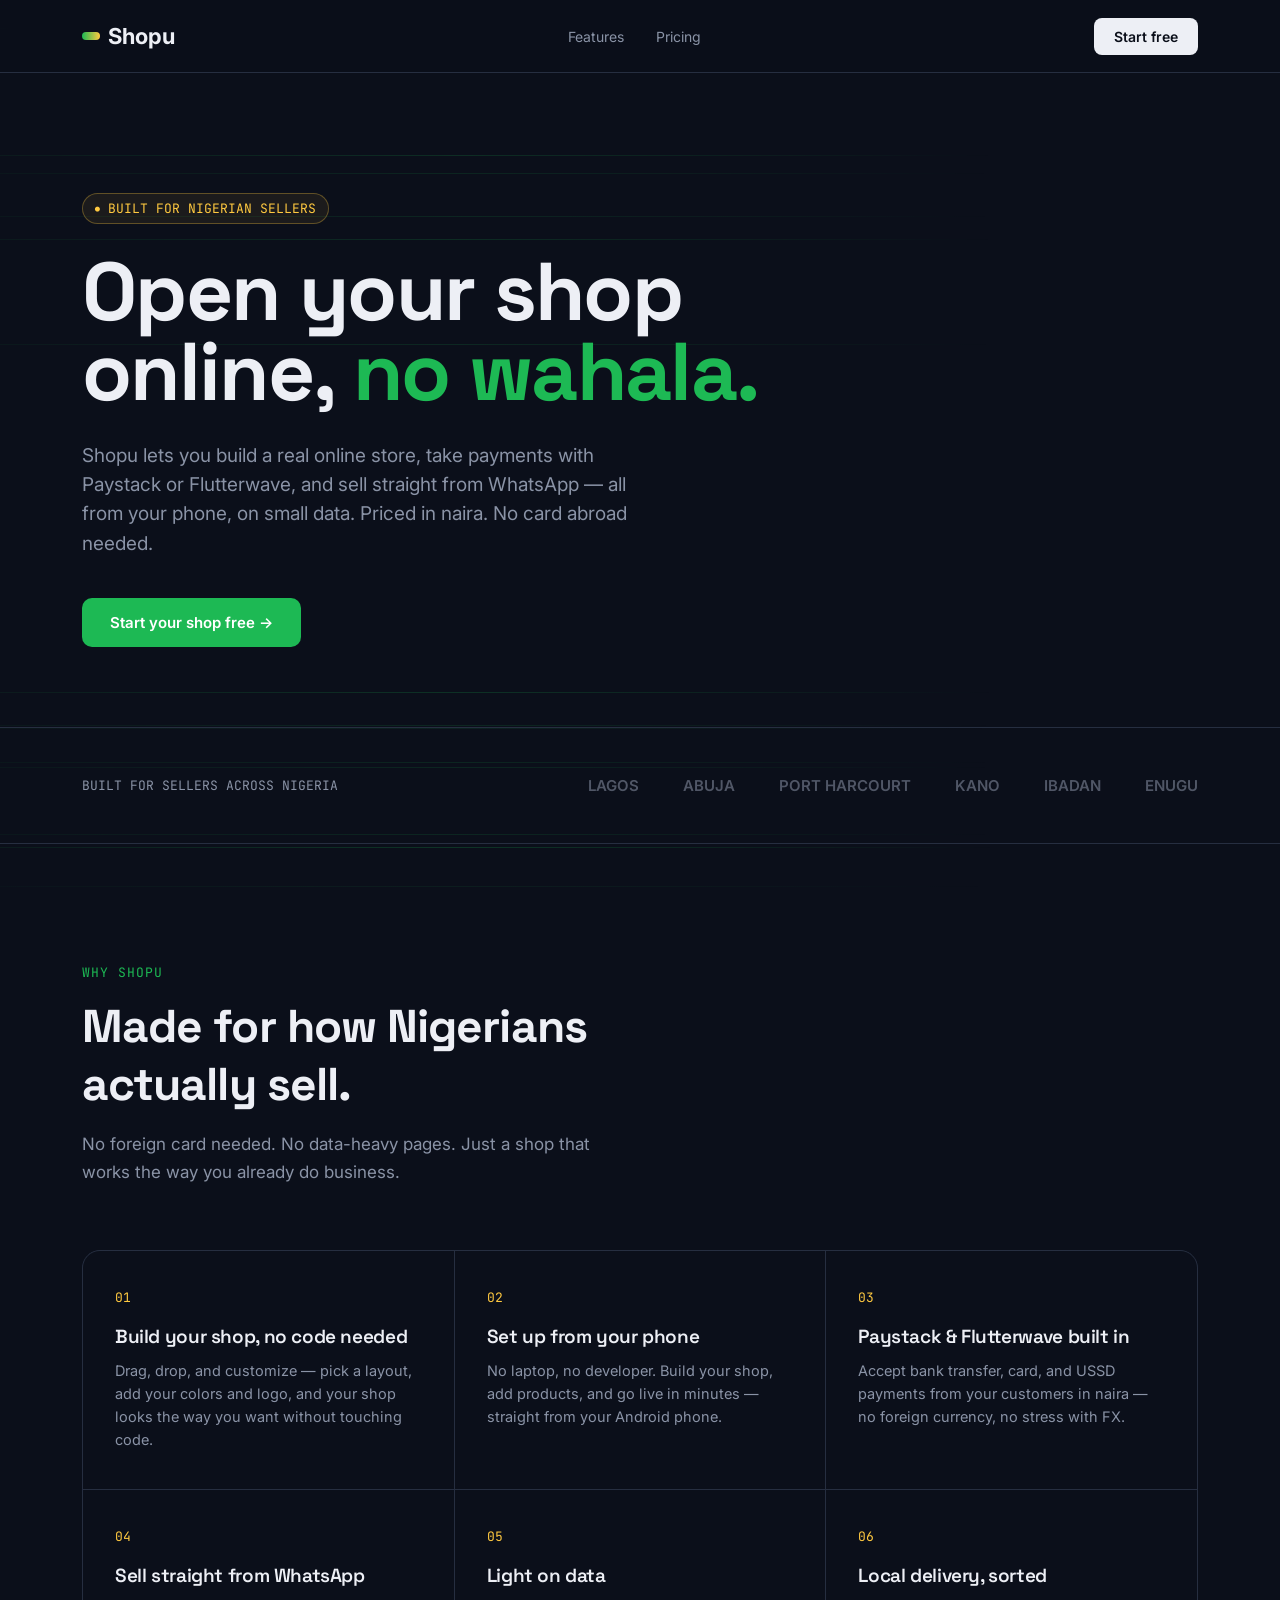
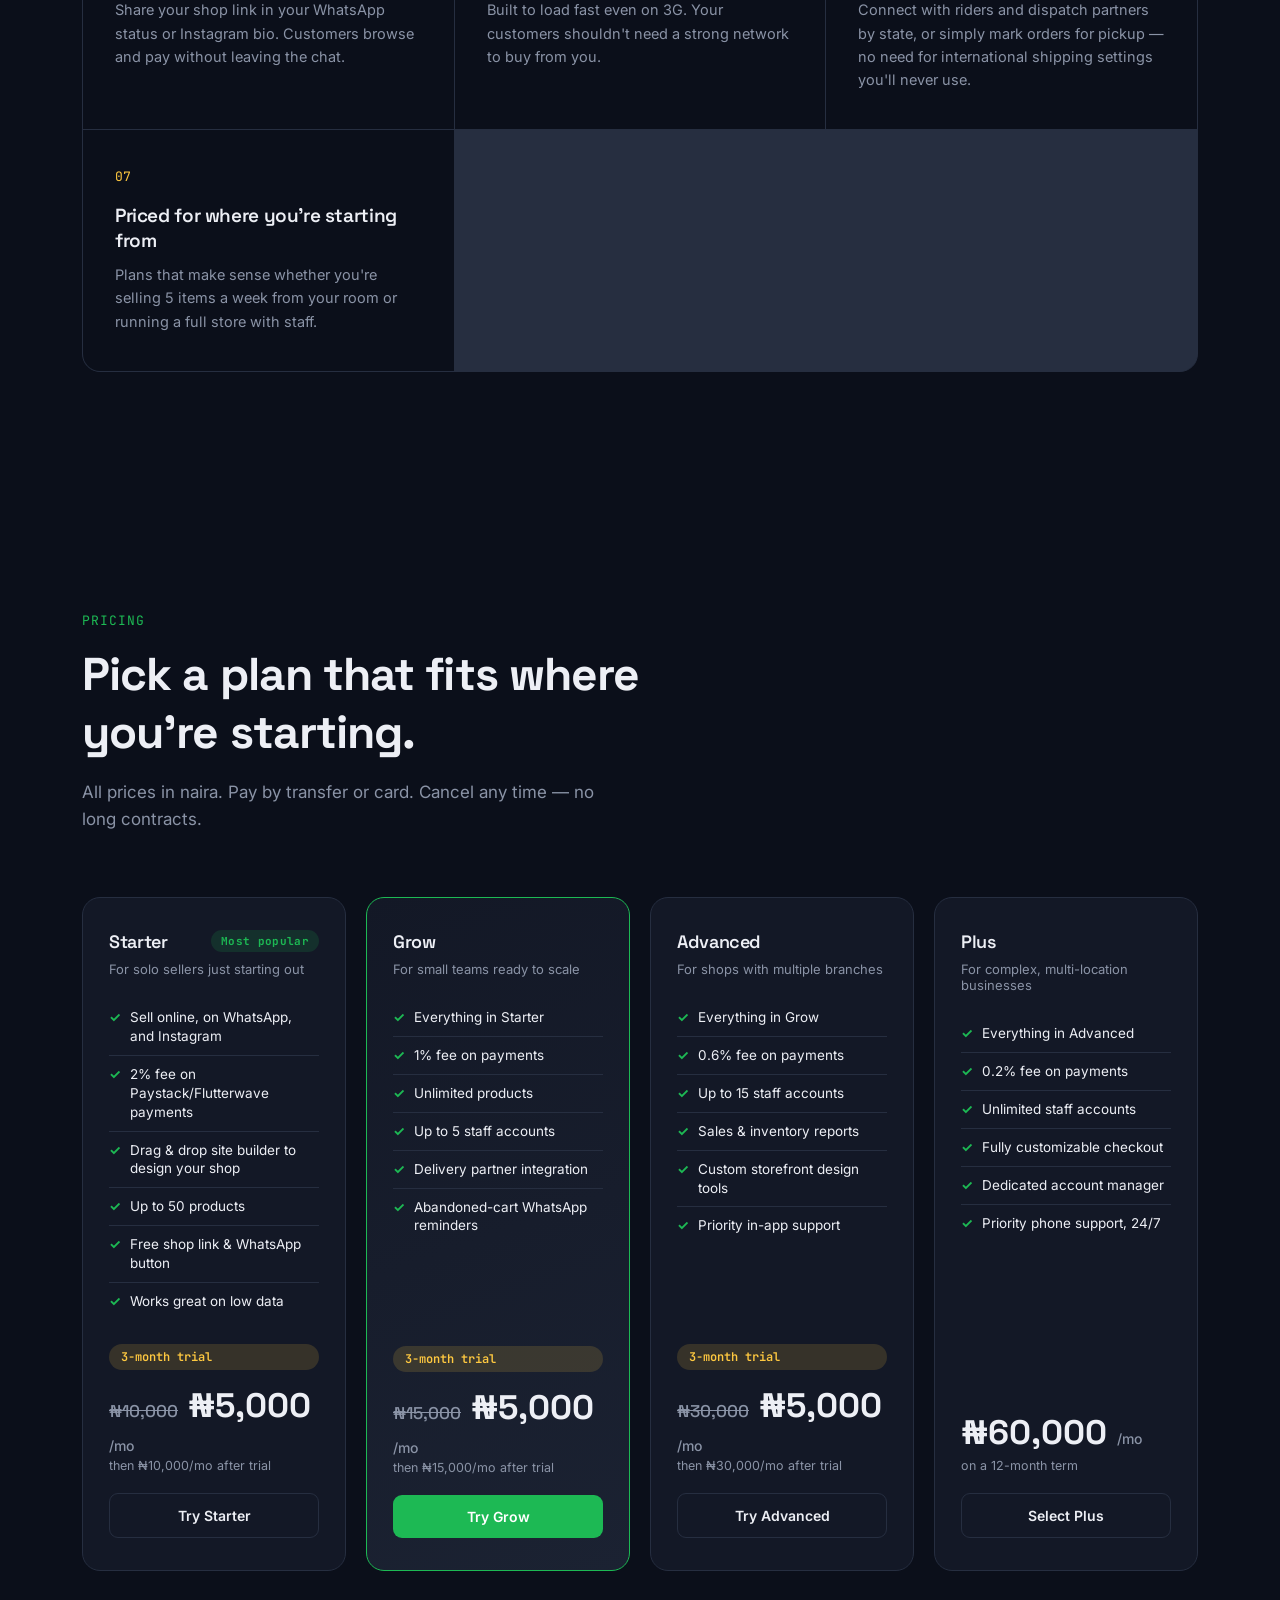
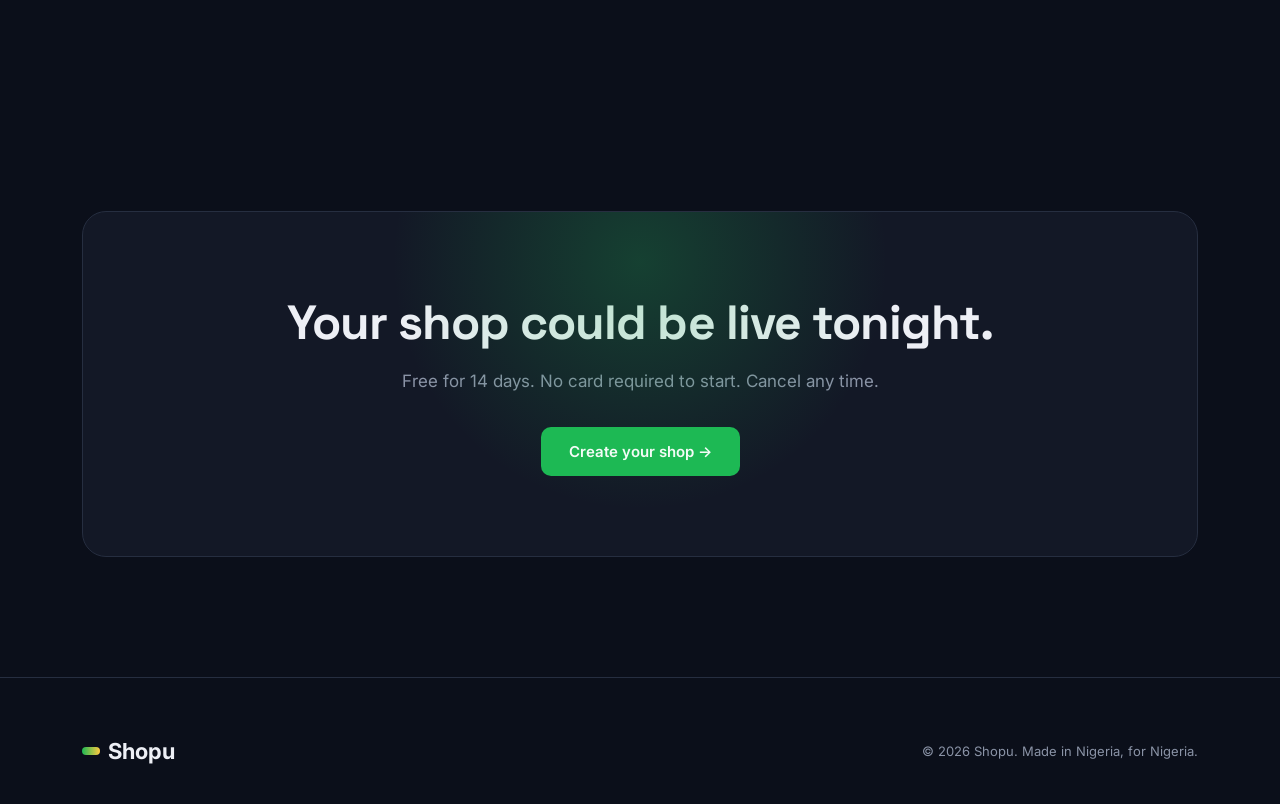
<file: index.html>
<!DOCTYPE html>
<html lang="en">
<head>
<meta charset="UTF-8">
<meta name="viewport" content="width=device-width, initial-scale=1.0">
<title>Shopu — Build your online shop, the Naija way</title>
<link rel="stylesheet" href="styles.css">
</head>
<body>

<div class="speedlines" id="speedlines"></div>

<nav>
  <div class="wrap">
    <div class="logo"><span class="dash"></span>Shopu</div>
    <div class="navlinks">
      <a href="#features">Features</a>
      <a href="#pricing">Pricing</a>
    </div>
    <a href="login.html" class="navcta">Start free</a>
  </div>
</nav>

<header class="hero">
  <div class="wrap">
    <div class="eyebrow">BUILT FOR NIGERIAN SELLERS</div>
    <h1 class="headline">Open your shop<br>online, <em>no wahala.</em></h1>
    <p class="sub">Shopu lets you build a real online store, take payments with Paystack or Flutterwave, and sell straight from WhatsApp — all from your phone, on small data. Priced in naira. No card abroad needed.</p>
    <div class="herobtns">
      <a href="#pricing" class="btn-primary">Start your shop free →</a>
    </div>


  </div>
</header>

<div class="logostrip">
  <div class="wrap">
    <p>BUILT FOR SELLERS ACROSS NIGERIA</p>
    <div class="logorow">
      <span>LAGOS</span><span>ABUJA</span><span>PORT HARCOURT</span><span>KANO</span><span>IBADAN</span><span>ENUGU</span>
    </div>
  </div>
</div>

<section id="features">
  <div class="wrap">
    <span class="label reveal">Why Shopu</span>
    <h2 class="sectitle reveal">Made for how Nigerians actually sell.</h2>
    <p class="secsub reveal">No foreign card needed. No data-heavy pages. Just a shop that works the way you already do business.</p>

    <div class="features reveal">
      <div class="feature">
        <span class="num">01</span>
        <h3>Build your shop, no code needed</h3>
        <p>Drag, drop, and customize — pick a layout, add your colors and logo, and your shop looks the way you want without touching code.</p>
      </div>
      <div class="feature">
        <span class="num">02</span>
        <h3>Set up from your phone</h3>
        <p>No laptop, no developer. Build your shop, add products, and go live in minutes — straight from your Android phone.</p>
      </div>
      <div class="feature">
        <span class="num">03</span>
        <h3>Paystack & Flutterwave built in</h3>
        <p>Accept bank transfer, card, and USSD payments from your customers in naira — no foreign currency, no stress with FX.</p>
      </div>
      <div class="feature">
        <span class="num">04</span>
        <h3>Sell straight from WhatsApp</h3>
        <p>Share your shop link in your WhatsApp status or Instagram bio. Customers browse and pay without leaving the chat.</p>
      </div>
      <div class="feature">
        <span class="num">05</span>
        <h3>Light on data</h3>
        <p>Built to load fast even on 3G. Your customers shouldn't need a strong network to buy from you.</p>
      </div>
      <div class="feature">
        <span class="num">06</span>
        <h3>Local delivery, sorted</h3>
        <p>Connect with riders and dispatch partners by state, or simply mark orders for pickup — no need for international shipping settings you'll never use.</p>
      </div>
      <div class="feature">
        <span class="num">07</span>
        <h3>Priced for where you're starting from</h3>
        <p>Plans that make sense whether you're selling 5 items a week from your room or running a full store with staff.</p>
      </div>
    </div>
  </div>
</section>

<section id="pricing">
  <div class="wrap">
    <span class="label reveal">Pricing</span>
    <h2 class="sectitle reveal">Pick a plan that fits where you're starting.</h2>
    <p class="secsub reveal">All prices in naira. Pay by transfer or card. Cancel any time — no long contracts.</p>

    <div class="pricing-grid">
      <div class="plan reveal">
        <div class="plan-top">
          <h3>Starter</h3>
          <span class="popular-badge">Most popular</span>
        </div>
        <div class="tagline">For solo sellers just starting out</div>
        <ul>
          <li>Sell online, on WhatsApp, and Instagram</li>
          <li>2% fee on Paystack/Flutterwave payments</li>
          <li>Drag & drop site builder to design your shop</li>
          <li>Up to 50 products</li>
          <li>Free shop link & WhatsApp button</li>
          <li>Works great on low data</li>
        </ul>
        <span class="trial-pill">3-month trial</span>
        <div class="price"><span class="strike">₦10,000</span>₦5,000<span class="unit">/mo</span></div>
        <div class="vs">then ₦10,000/mo after trial</div>
        <a href="login.html" class="pbtn">Try Starter</a>
      </div>

      <div class="plan featured reveal">
        <div class="plan-top">
          <h3>Grow</h3>
        </div>
        <div class="tagline">For small teams ready to scale</div>
        <ul>
          <li>Everything in Starter</li>
          <li>1% fee on payments</li>
          <li>Unlimited products</li>
          <li>Up to 5 staff accounts</li>
          <li>Delivery partner integration</li>
          <li>Abandoned-cart WhatsApp reminders</li>
        </ul>
        <span class="trial-pill">3-month trial</span>
        <div class="price"><span class="strike">₦15,000</span>₦5,000<span class="unit">/mo</span></div>
        <div class="vs">then ₦15,000/mo after trial</div>
        <a href="login.html" class="pbtn">Try Grow</a>
      </div>

      <div class="plan reveal">
        <div class="plan-top">
          <h3>Advanced</h3>
        </div>
        <div class="tagline">For shops with multiple branches</div>
        <ul>
          <li>Everything in Grow</li>
          <li>0.6% fee on payments</li>
          <li>Up to 15 staff accounts</li>
          <li>Sales & inventory reports</li>
          <li>Custom storefront design tools</li>
          <li>Priority in-app support</li>
        </ul>
        <span class="trial-pill">3-month trial</span>
        <div class="price"><span class="strike">₦30,000</span>₦5,000<span class="unit">/mo</span></div>
        <div class="vs">then ₦30,000/mo after trial</div>
        <a href="login.html" class="pbtn">Try Advanced</a>
      </div>

      <div class="plan reveal">
        <div class="plan-top">
          <h3>Plus</h3>
        </div>
        <div class="tagline">For complex, multi-location businesses</div>
        <ul>
          <li>Everything in Advanced</li>
          <li>0.2% fee on payments</li>
          <li>Unlimited staff accounts</li>
          <li>Fully customizable checkout</li>
          <li>Dedicated account manager</li>
          <li>Priority phone support, 24/7</li>
        </ul>
        <div class="price">₦60,000<span class="unit">/mo</span></div>
        <div class="vs">on a 12-month term</div>
        <a href="login.html" class="pbtn">Select Plus</a>
      </div>
    </div>
  </div>
</section>

<section>
  <div class="wrap">
    <div class="cta-section reveal">
      <div class="cta-glow"></div>
      <h2>Your shop could be live tonight.</h2>
      <p>Free for 14 days. No card required to start. Cancel any time.</p>
      <a href="login.html" class="btn-primary">Create your shop →</a>
    </div>
  </div>
</section>

<footer>
  <div class="wrap">
    <div class="logo"><span class="dash"></span>Shopu</div>
    <p>© 2026 Shopu. Made in Nigeria, for Nigeria.</p>
  </div>
</footer>

<script src="script.js"></script>

</body>
</html>
</file>
<file: styles.css>
@import url('https://fonts.googleapis.com/css2?family=Space+Grotesk:wght@400;500;600;700&family=Inter:wght@400;500;600;700&family=JetBrains+Mono:wght@400;500&display=swap');

  :root{
    --bg:#0B0F1A;
    --surface:#131826;
    --surface-2:#1B2232;
    --line:#262E40;
    --text:#EDEFF5;
    --muted:#8A93A6;
    --blue:#1DB954;
    --blue-dim:#13883D;
    --yellow:#FFC940;
  }

  *{margin:0;padding:0;box-sizing:border-box;}
  html{scroll-behavior:smooth;}
  body{
    background:var(--bg);
    color:var(--text);
    font-family:'Inter',sans-serif;
    overflow-x:hidden;
    -webkit-font-smoothing:antialiased;
  }
  ::selection{background:var(--blue);color:#fff;}
  a{color:inherit;text-decoration:none;}

  h1,h2,h3{font-family:'Space Grotesk',sans-serif;letter-spacing:-0.02em;}
  .mono{font-family:'JetBrains Mono',monospace;}

  :focus-visible{outline:2px solid var(--yellow);outline-offset:3px;}

  /* ---------- Speed-line ambient background ---------- */
  .speedlines{
    position:fixed;inset:0;z-index:0;pointer-events:none;overflow:hidden;opacity:.35;
  }
  .speedlines span{
    position:absolute;height:1px;width:140%;left:-20%;
    background:linear-gradient(90deg,transparent,var(--blue) 40%,transparent 70%);
    animation:zoom linear infinite;
  }
  @keyframes zoom{
    from{transform:translateX(-30%) scaleX(.7);opacity:0;}
    20%{opacity:.6;}
    to{transform:translateX(10%) scaleX(1);opacity:0;}
  }

  @media (prefers-reduced-motion: reduce){
    *{animation-duration:0.01ms !important;animation-iteration-count:1 !important;transition-duration:0.01ms !important;}
  }

  .wrap{max-width:1180px;margin:0 auto;padding:0 32px;position:relative;z-index:1;}

  /* ---------- Nav ---------- */
  nav{
    position:sticky;top:0;z-index:50;
    backdrop-filter:blur(10px);
    background:rgba(11,15,26,0.7);
    border-bottom:1px solid var(--line);
  }
  nav .wrap{display:flex;align-items:center;justify-content:space-between;height:72px;}
  .logo{font-size:22px;font-weight:700;display:flex;align-items:center;gap:8px;}
  .logo .dash{
    width:18px;height:8px;border-radius:4px;
    background:linear-gradient(90deg,var(--blue),var(--yellow));
  }
  .navlinks{display:flex;gap:32px;font-size:14px;color:var(--muted);}
  .navlinks a:hover{color:var(--text);}
  .navcta{
    background:var(--text);color:var(--bg);
    padding:10px 20px;border-radius:8px;font-weight:600;font-size:14px;
    transition:transform .15s ease;
  }
  .navcta:hover{transform:translateY(-2px);}
  @media (max-width:720px){.navlinks{display:none;}}

  /* ---------- Hero ---------- */
  header.hero{
    padding:120px 0 80px;position:relative;
  }
  .eyebrow{
    display:inline-flex;align-items:center;gap:8px;
    font-family:'JetBrains Mono',monospace;font-size:13px;color:var(--yellow);
    border:1px solid rgba(255,201,64,.3);background:rgba(255,201,64,.07);
    padding:6px 12px;border-radius:100px;margin-bottom:28px;
    opacity:0;animation:rise .7s ease forwards;animation-delay:.05s;
  }
  .eyebrow::before{content:'●';font-size:8px;color:var(--yellow);animation:blink 1.4s infinite;}
  @keyframes blink{50%{opacity:.2;}}

  h1.headline{
    font-size:clamp(40px,6.4vw,84px);
    line-height:0.98;font-weight:700;
    max-width:920px;
    opacity:0;animation:rise .8s ease forwards;animation-delay:.15s;
  }
  h1.headline em{
    font-style:normal;color:var(--blue);position:relative;
  }
  .sub{
    margin-top:28px;font-size:19px;color:var(--muted);max-width:560px;line-height:1.55;
    opacity:0;animation:rise .8s ease forwards;animation-delay:.3s;
  }
  .herobtns{
    margin-top:40px;display:flex;gap:16px;flex-wrap:wrap;
    opacity:0;animation:rise .8s ease forwards;animation-delay:.42s;
  }
  @keyframes rise{from{opacity:0;transform:translateY(18px);}to{opacity:1;transform:translateY(0);}}

  .btn-primary{
    background:var(--blue);color:#fff;font-weight:600;padding:15px 28px;border-radius:10px;
    font-size:15px;display:inline-flex;align-items:center;gap:8px;
    transition:transform .18s ease, box-shadow .18s ease;
    box-shadow:0 0 0 0 rgba(29,185,84,.5);
  }
  .btn-primary:hover{transform:translateY(-3px);box-shadow:0 10px 30px -8px rgba(29,185,84,.6);}
  .btn-secondary{
    border:1px solid var(--line);color:var(--text);padding:15px 28px;border-radius:10px;
    font-weight:600;font-size:15px;transition:border-color .18s ease, background .18s ease;
  }
  .btn-secondary:hover{border-color:var(--blue);background:var(--surface);}

  /* ---------- Race comparison (signature element) ---------- */
  .race{
    margin-top:88px;background:var(--surface);border:1px solid var(--line);
    border-radius:18px;padding:32px;
    opacity:0;animation:rise .8s ease forwards;animation-delay:.55s;
  }
  .race-head{display:flex;justify-content:space-between;align-items:baseline;margin-bottom:24px;flex-wrap:wrap;gap:8px;}
  .race-head h3{font-size:15px;color:var(--muted);font-weight:500;font-family:'Inter';}
  .race-head .mono{color:var(--muted);font-size:13px;}
  .track{position:relative;height:54px;background:var(--surface-2);border-radius:10px;margin-bottom:14px;overflow:hidden;}
  .track:last-of-type{margin-bottom:0;}
  .bar{
    position:absolute;left:0;top:0;height:100%;border-radius:10px;
    display:flex;align-items:center;justify-content:flex-end;padding-right:14px;
    font-family:'JetBrains Mono',monospace;font-size:13px;font-weight:500;color:#0B0F1A;
    width:0;
  }
  .bar.velo{background:linear-gradient(90deg,var(--yellow),#FFE08A);}
  .bar.shopify{background:#3A4258;color:var(--text);}
  .track-label{position:absolute;left:14px;top:50%;transform:translateY(-50%);font-size:13px;color:var(--muted);z-index:2;}
  .race.in-view .bar.velo{animation:fillVelo 1.6s cubic-bezier(.2,.8,.2,1) forwards;}
  .race.in-view .bar.shopify{animation:fillShopify 1.6s cubic-bezier(.2,.8,.2,1) forwards;}
  @keyframes fillVelo{from{width:0;}to{width:14%;}}
  @keyframes fillShopify{from{width:0;}to{width:78%;}}

  /* ---------- Logos strip ---------- */
  .logostrip{padding:48px 0;border-top:1px solid var(--line);border-bottom:1px solid var(--line);}
  .logostrip .wrap{display:flex;align-items:center;gap:40px;justify-content:space-between;flex-wrap:wrap;}
  .logostrip p{color:var(--muted);font-size:13px;font-family:'JetBrains Mono';white-space:nowrap;}
  .logorow{display:flex;gap:44px;flex-wrap:wrap;color:var(--muted);font-weight:600;font-size:15px;opacity:.55;}

  /* ---------- Section shared ---------- */
  section{padding:120px 0;position:relative;}
  .label{
    font-family:'JetBrains Mono',monospace;font-size:13px;color:var(--blue);
    text-transform:uppercase;letter-spacing:.08em;margin-bottom:16px;display:block;
  }
  h2.sectitle{font-size:clamp(30px,4vw,46px);font-weight:700;max-width:640px;margin-bottom:18px;}
  .secsub{color:var(--muted);font-size:17px;max-width:520px;line-height:1.6;}

  .reveal{opacity:0;transform:translateY(28px);transition:opacity .7s ease, transform .7s ease;}
  .reveal.in-view{opacity:1;transform:translateY(0);}

  /* ---------- Feature grid ---------- */
  .features{margin-top:64px;display:grid;grid-template-columns:repeat(auto-fit,minmax(280px,1fr));gap:1px;background:var(--line);border:1px solid var(--line);border-radius:18px;overflow:hidden;}
  .feature{background:var(--bg);padding:38px 32px;transition:background .25s ease;}
  .feature:hover{background:var(--surface);}
  .feature .num{font-family:'JetBrains Mono';color:var(--yellow);font-size:13px;margin-bottom:18px;display:block;}
  .feature h3{font-size:19px;margin-bottom:10px;font-weight:600;}
  .feature p{color:var(--muted);font-size:14.5px;line-height:1.6;}
  @media (max-width:880px){.features{grid-template-columns:1fr;}}

  /* ---------- Pricing ---------- */
  .pricing-grid{margin-top:64px;display:grid;grid-template-columns:repeat(4,1fr);gap:20px;}
  .plan{
    background:var(--surface);border:1px solid var(--line);border-radius:18px;padding:32px 26px;
    transition:transform .25s ease, border-color .25s ease;position:relative;display:flex;flex-direction:column;
  }
  .plan:hover{transform:translateY(-6px);border-color:var(--blue-dim);}
  .plan.featured{border-color:var(--blue);background:linear-gradient(160deg,var(--surface),var(--surface-2));}
  .plan-top{display:flex;justify-content:space-between;align-items:flex-start;margin-bottom:4px;}
  .popular-badge{
    background:rgba(29,185,84,.15);color:var(--blue);font-size:11px;font-weight:700;
    padding:4px 10px;border-radius:20px;font-family:'JetBrains Mono';letter-spacing:.03em;white-space:nowrap;
  }
  .plan h3{font-size:18px;font-weight:600;margin-bottom:4px;}
  .plan .tagline{font-size:13px;color:var(--muted);margin-bottom:22px;}
  .plan ul{list-style:none;margin-bottom:24px;flex-grow:1;}
  .plan li{font-size:13.5px;color:var(--text);padding:9px 0;border-top:1px solid var(--line);display:flex;gap:9px;line-height:1.4;}
  .plan li:first-child{border-top:none;}
  .plan li::before{content:'✓';color:var(--blue);font-weight:700;flex-shrink:0;}
  .trial-pill{
    display:inline-block;background:rgba(255,201,64,.15);color:var(--yellow);
    font-size:12px;font-weight:600;padding:5px 12px;border-radius:20px;margin-bottom:14px;
    font-family:'JetBrains Mono';
  }
  .plan .price{font-size:34px;font-weight:700;margin:0 0 4px;font-family:'Space Grotesk';display:flex;align-items:baseline;gap:10px;flex-wrap:wrap;}
  .plan .price .strike{font-size:17px;color:var(--muted);text-decoration:line-through;font-weight:500;}
  .plan .price span.unit{font-size:14px;color:var(--muted);font-weight:500;font-family:'Inter';}
  .plan .vs{font-size:12.5px;color:var(--muted);margin-bottom:20px;}
  .plan .vs strong{color:var(--yellow);font-weight:600;}
  .plan .pbtn{display:block;text-align:center;width:100%;padding:13px;border-radius:9px;font-weight:600;font-size:14px;}
  .plan:not(.featured) .pbtn{border:1px solid var(--line);}
  .plan.featured .pbtn{background:var(--blue);color:#fff;}
  @media (max-width:1020px){.pricing-grid{grid-template-columns:repeat(2,1fr);}}
  @media (max-width:600px){.pricing-grid{grid-template-columns:1fr;}}

  /* ---------- CTA ---------- */
  .cta-section{
    text-align:center;background:var(--surface);border-radius:24px;margin:0 auto;
    padding:80px 40px;border:1px solid var(--line);position:relative;overflow:hidden;
  }
  .cta-section h2{font-size:clamp(28px,4.4vw,48px);margin-bottom:18px;}
  .cta-section p{color:var(--muted);font-size:17px;margin-bottom:36px;}
  .cta-glow{
    position:absolute;width:500px;height:500px;border-radius:50%;
    background:radial-gradient(circle,rgba(29,185,84,.25),transparent 70%);
    top:-200px;left:50%;transform:translateX(-50%);
  }

  footer{padding:60px 0 40px;border-top:1px solid var(--line);}
  footer .wrap{display:flex;justify-content:space-between;align-items:center;flex-wrap:wrap;gap:16px;}
  footer p{color:var(--muted);font-size:13px;}
</file>
